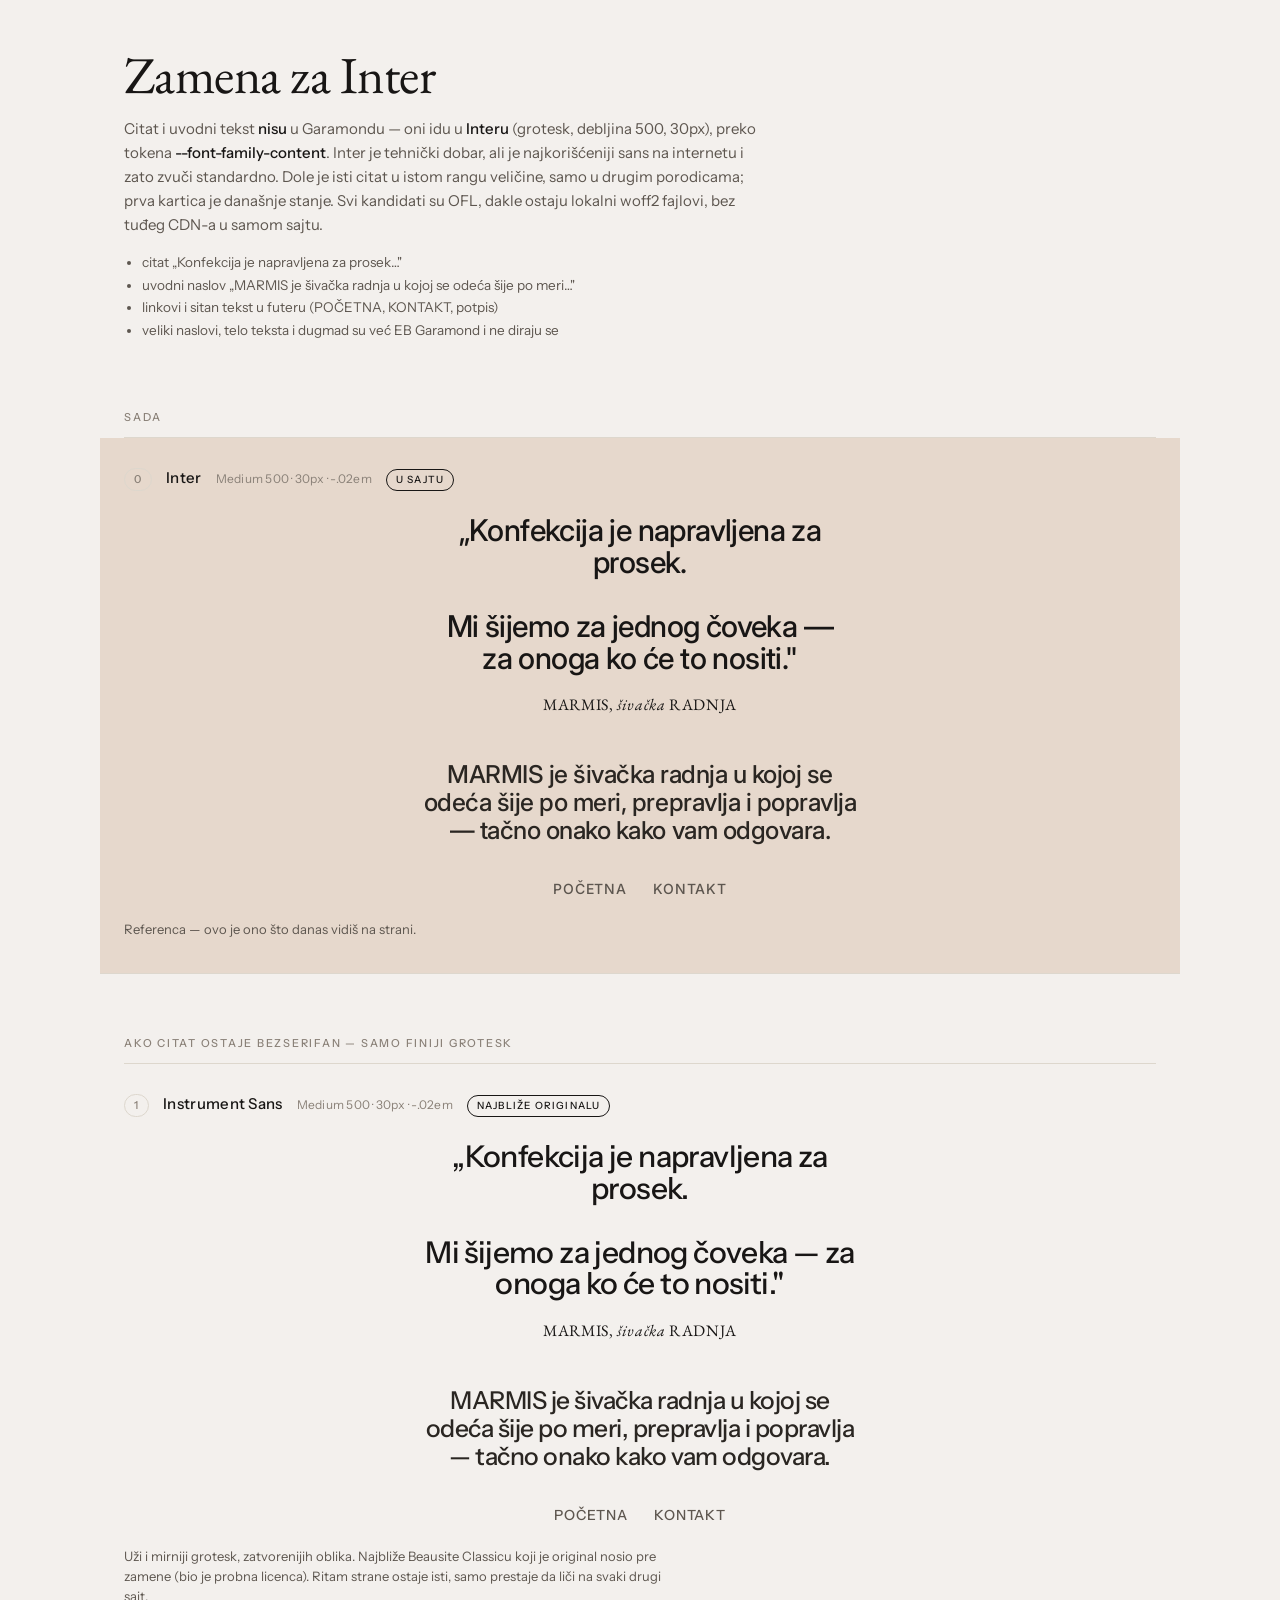
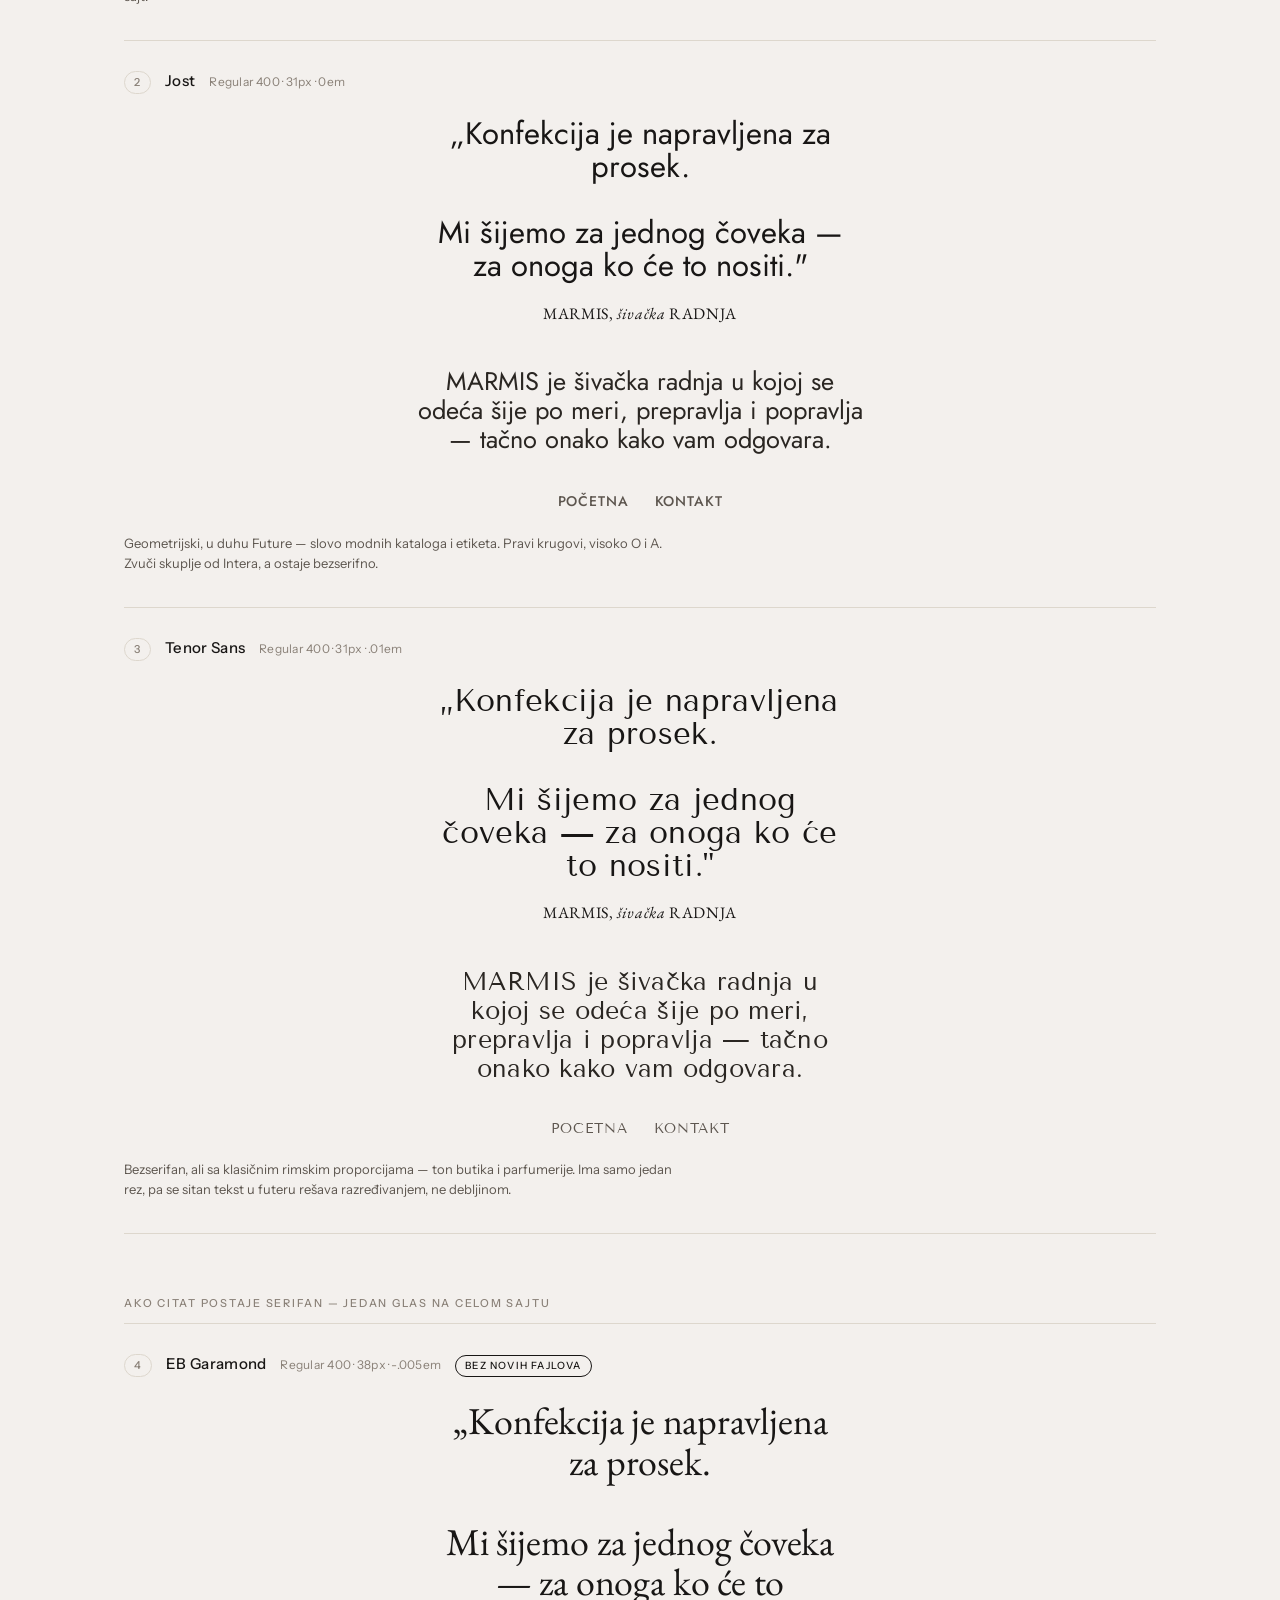
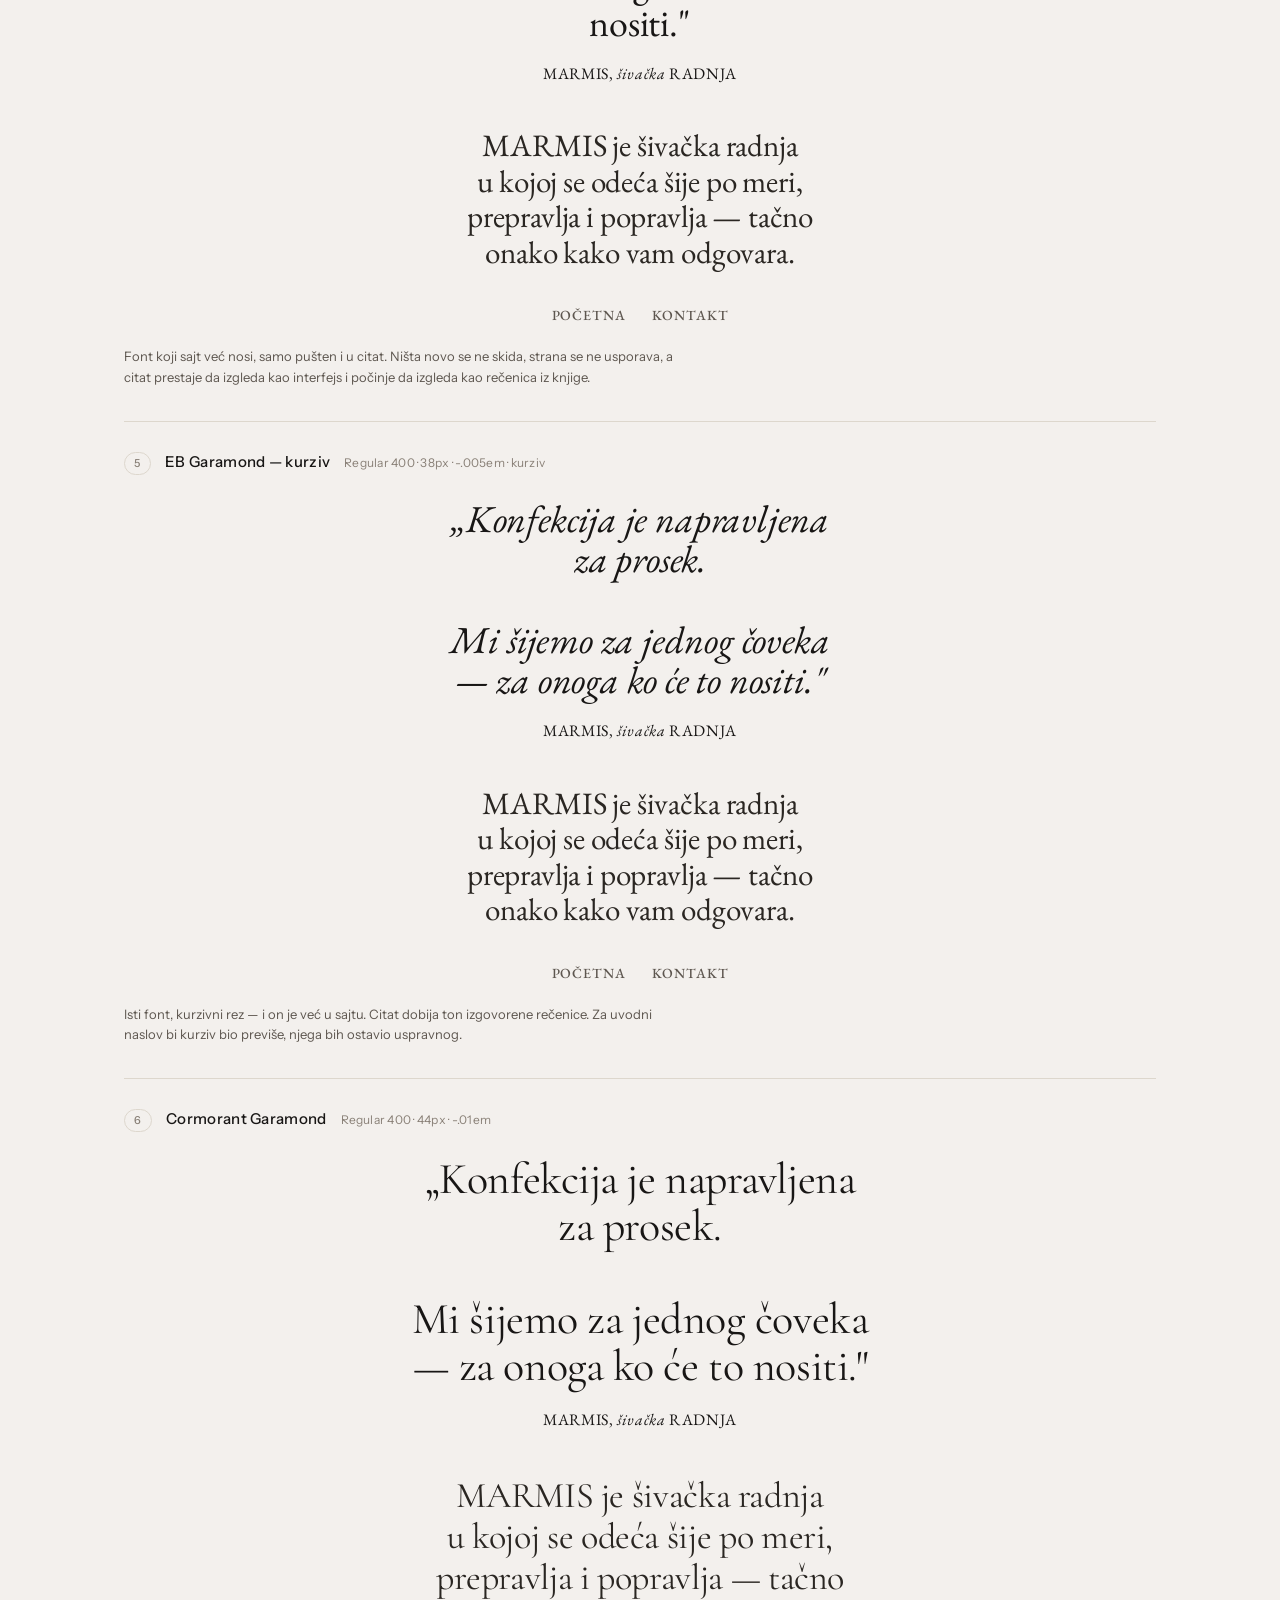
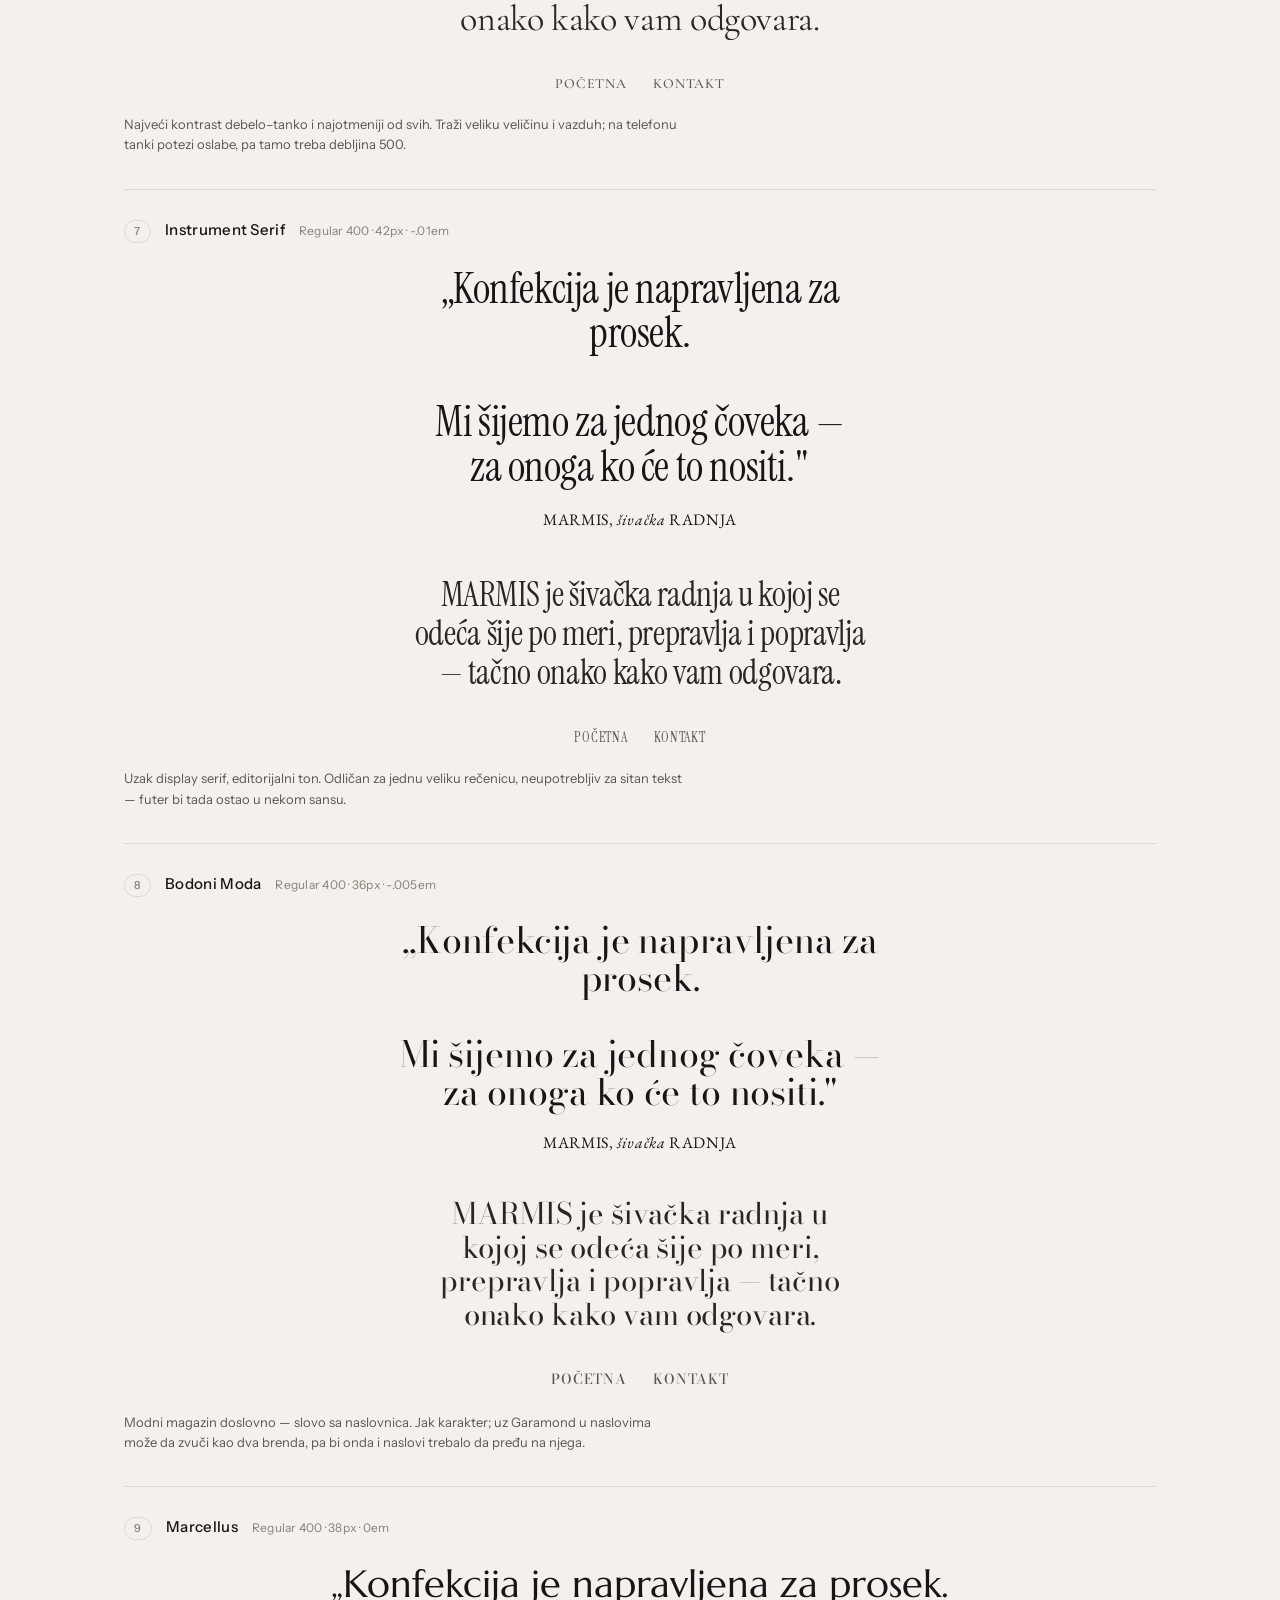
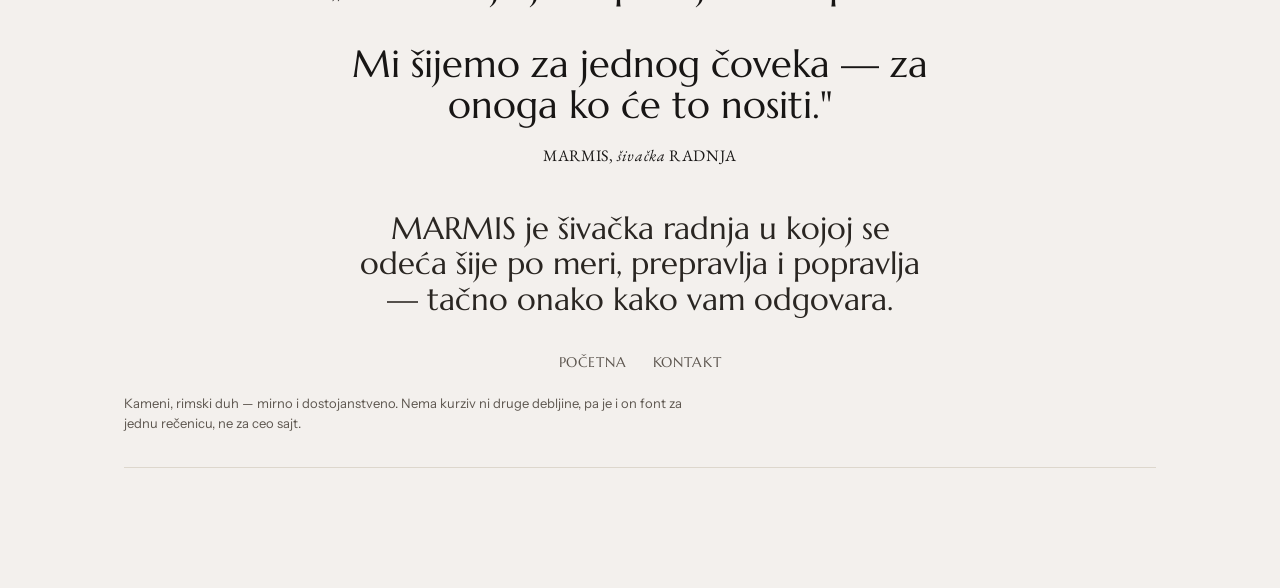
<file: _fontovi/izbor-citat.html>
<!doctype html>
<meta charset="utf-8">
<meta name="viewport" content="width=device-width, initial-scale=1">
<title>MARMIS — zamena za Inter (citat i uvodni tekst)</title>
<!-- Alat za odluku, nije deo sajta. Fontovi se ovde citaju sa Google CDN-a samo
     zbog uporedjivanja; u sajt ide iskljucivo lokalni woff2 iz fonts/, kao i do sada.

     Zapis odluke od 2026-09-13: posle poredjenja korisnik je ZADRZAO Inter
     (kartica 0). Nista u sajtu nije menjano. Stranica stoji kao zapis da su
     ostalih devet kandidata vidjeni i odbijeni. -->
<link rel="preconnect" href="https://fonts.gstatic.com" crossorigin>
<link rel="stylesheet" href="https://fonts.googleapis.com/css2?family=Inter:wght@400;500&family=Instrument+Sans:wght@400;500&family=Jost:wght@300;400;500&family=Tenor+Sans&family=EB+Garamond:ital,wght@0,400;0,500;1,400&family=Cormorant+Garamond:ital,wght@0,300;0,400;0,500;1,400&family=Instrument+Serif:ital@0;1&family=Bodoni+Moda:ital,wght@0,400;0,500;1,400&family=Marcellus&display=swap">
<style>
  :root{
    --ink:#181615; --muted:#8a8178; --line:#ddd7cd; --paper:#f3f0ed; --now:#e6d8cc;
    --ui:"Instrument Sans","Inter",system-ui,sans-serif;
    --garamond:"EB Garamond",Georgia,serif;
  }
  *{box-sizing:border-box}
  body{margin:0;padding:0 0 120px;background:var(--paper);color:var(--ink);font-family:var(--ui);
       -webkit-font-smoothing:antialiased;text-rendering:optimizeLegibility}
  .wrap{max-width:1080px;margin:0 auto;padding:0 24px}

  header{padding:48px 0 6px}
  h1{font:400 clamp(30px,4.4vw,52px)/1.05 var(--garamond);margin:0 0 14px;letter-spacing:-.01em}
  .lead{font-size:15px;line-height:1.6;color:#5d564f;max-width:64ch;margin:0}
  .lead b{font-weight:500;color:var(--ink)}
  .gde{font-size:13.5px;line-height:1.7;color:#5d564f;max-width:64ch;margin:14px 0 0;padding-left:18px}

  h2{font:500 11px/1 var(--ui);letter-spacing:.16em;text-transform:uppercase;color:var(--muted);
     margin:64px 0 0;padding-bottom:14px;border-bottom:1px solid var(--line)}

  .card{padding:30px 0 34px;border-bottom:1px solid var(--line)}
  .card.now{background:var(--now);margin:0 -24px;padding:30px 24px 34px}
  .head{display:flex;flex-wrap:wrap;gap:8px 14px;align-items:baseline;margin:0 0 24px}
  .num{font:500 11px/1 var(--ui);letter-spacing:.1em;color:var(--muted);
       border:1px solid var(--line);border-radius:99px;padding:5px 9px}
  .name{font:500 15px/1 var(--ui);letter-spacing:.02em}
  .spec{font-size:12px;color:var(--muted);letter-spacing:.02em}
  .tag{font:500 10px/1 var(--ui);letter-spacing:.12em;text-transform:uppercase;
       border:1px solid var(--ink);border-radius:99px;padding:5px 9px}
  .note{font-size:13px;line-height:1.55;color:#5d564f;max-width:62ch;margin:22px 0 0}

  /* Uzorci drze iste vrednosti kao sajt; menja se samo porodica (i velicina, da
     serifi opticki odgovaraju istom redu velicine kao Inter na 30px). */
  .citat{font-family:var(--ff);font-weight:var(--fw);font-size:var(--fs);line-height:1.06;
         letter-spacing:var(--ls);font-style:var(--fi,normal);
         text-align:center;text-wrap:balance;max-width:22ch;margin:0 auto;white-space:pre-line}
  .potpis{font:400 16px/1.1 var(--garamond);letter-spacing:.04em;text-align:center;margin:22px 0 0}
  .potpis em{font-style:italic}
  .uvod{font-family:var(--ff);font-weight:var(--fw);font-size:calc(var(--fs) * .82);
        line-height:1.14;letter-spacing:var(--ls);text-align:center;text-wrap:balance;
        max-width:30ch;margin:46px auto 0;color:#2a2622}
  .male{display:flex;gap:26px;justify-content:center;margin:36px 0 0;flex-wrap:wrap}
  .male span{font-family:var(--ff);font-weight:var(--fwm,500);font-size:14px;letter-spacing:.06em;
             text-transform:uppercase;color:#5d564f}
  @media (max-width:640px){
    .wrap{padding:0 16px}
    .card.now{margin:0 -16px;padding-left:16px;padding-right:16px}
    .citat{max-width:none;font-size:calc(var(--fs) * .82)}
    .uvod{max-width:none}
  }
</style>

<div class="wrap">
  <header>
    <h1>Zamena za Inter</h1>
    <p class="lead">Citat i uvodni tekst <b>nisu</b> u Garamondu — oni idu u <b>Interu</b> (grotesk, debljina
      500, 30px), preko tokena <b>--font-family-content</b>. Inter je tehnički dobar, ali je najkorišćeniji
      sans na internetu i zato zvuči standardno. Dole je isti citat u istom rangu veličine, samo u drugim
      porodicama; prva kartica je današnje stanje. Svi kandidati su OFL, dakle ostaju lokalni woff2 fajlovi,
      bez tuđeg CDN-a u samom sajtu.</p>
    <ul class="gde">
      <li>citat „Konfekcija je napravljena za prosek…"</li>
      <li>uvodni naslov „MARMIS je šivačka radnja u kojoj se odeća šije po meri…"</li>
      <li>linkovi i sitan tekst u futeru (POČETNA, KONTAKT, potpis)</li>
      <li>veliki naslovi, telo teksta i dugmad su već EB Garamond i ne diraju se</li>
    </ul>
  </header>
  <div id="izlaz"></div>
</div>

<script>
  const CITAT = '„Konfekcija je napravljena za prosek.\n\nMi šijemo za jednog čoveka — za onoga ko će to nositi."';
  const UVOD  = 'MARMIS je šivačka radnja u kojoj se odeća šije po meri, prepravlja i popravlja — tačno onako kako vam odgovara.';

  const GRUPE = [
    { naslov: 'Sada', fontovi: [
      { br:0, ime:'Inter', ff:"'Inter',sans-serif", fw:500, fs:30, ls:'-.02em', tag:'u sajtu', sada:true,
        nota:'Referenca — ovo je ono što danas vidiš na strani.' },
    ]},
    { naslov: 'Ako citat ostaje bezserifan — samo finiji grotesk', fontovi: [
      { br:1, ime:'Instrument Sans', ff:"'Instrument Sans',sans-serif", fw:500, fs:30, ls:'-.02em', tag:'najbliže originalu',
        nota:'Uži i mirniji grotesk, zatvorenijih oblika. Najbliže Beausite Classicu koji je original nosio pre zamene (bio je probna licenca). Ritam strane ostaje isti, samo prestaje da liči na svaki drugi sajt.' },
      { br:2, ime:'Jost', ff:"'Jost',sans-serif", fw:400, fs:31, ls:'0em', fwm:500,
        nota:'Geometrijski, u duhu Future — slovo modnih kataloga i etiketa. Pravi krugovi, visoko O i A. Zvuči skuplje od Intera, a ostaje bezserifno.' },
      { br:3, ime:'Tenor Sans', ff:"'Tenor Sans',sans-serif", fw:400, fs:31, ls:'.01em', fwm:400,
        nota:'Bezserifan, ali sa klasičnim rimskim proporcijama — ton butika i parfumerije. Ima samo jedan rez, pa se sitan tekst u futeru rešava razređivanjem, ne debljinom.' },
    ]},
    { naslov: 'Ako citat postaje serifan — jedan glas na celom sajtu', fontovi: [
      { br:4, ime:'EB Garamond', ff:"'EB Garamond',serif", fw:400, fs:38, ls:'-.005em', tag:'bez novih fajlova',
        nota:'Font koji sajt već nosi, samo pušten i u citat. Ništa novo se ne skida, strana se ne usporava, a citat prestaje da izgleda kao interfejs i počinje da izgleda kao rečenica iz knjige.' },
      { br:5, ime:'EB Garamond — kurziv', ff:"'EB Garamond',serif", fw:400, fs:38, ls:'-.005em', fi:'italic',
        nota:'Isti font, kurzivni rez — i on je već u sajtu. Citat dobija ton izgovorene rečenice. Za uvodni naslov bi kurziv bio previše, njega bih ostavio uspravnog.' },
      { br:6, ime:'Cormorant Garamond', ff:"'Cormorant Garamond',serif", fw:400, fs:44, ls:'-.01em',
        nota:'Najveći kontrast debelo–tanko i najotmeniji od svih. Traži veliku veličinu i vazduh; na telefonu tanki potezi oslabe, pa tamo treba debljina 500.' },
      { br:7, ime:'Instrument Serif', ff:"'Instrument Serif',serif", fw:400, fs:42, ls:'-.01em',
        nota:'Uzak display serif, editorijalni ton. Odličan za jednu veliku rečenicu, neupotrebljiv za sitan tekst — futer bi tada ostao u nekom sansu.' },
      { br:8, ime:'Bodoni Moda', ff:"'Bodoni Moda',serif", fw:400, fs:36, ls:'-.005em',
        nota:'Modni magazin doslovno — slovo sa naslovnica. Jak karakter; uz Garamond u naslovima može da zvuči kao dva brenda, pa bi onda i naslovi trebalo da pređu na njega.' },
      { br:9, ime:'Marcellus', ff:"'Marcellus',serif", fw:400, fs:38, ls:'0em', fwm:400,
        nota:'Kameni, rimski duh — mirno i dostojanstveno. Nema kurziv ni druge debljine, pa je i on font za jednu rečenicu, ne za ceo sajt.' },
    ]},
  ];

  const izlaz = document.getElementById('izlaz');
  for (const grupa of GRUPE) {
    const h2 = document.createElement('h2');
    h2.textContent = grupa.naslov;
    izlaz.append(h2);

    for (const f of grupa.fontovi) {
      const card = document.createElement('div');
      card.className = 'card' + (f.sada ? ' now' : '');
      card.style.cssText = `--ff:${f.ff};--fw:${f.fw};--fs:${f.fs}px;--ls:${f.ls};` +
        (f.fi ? `--fi:${f.fi};` : '') + (f.fwm ? `--fwm:${f.fwm};` : '');

      const spec = [f.fw === 500 ? 'Medium 500' : 'Regular 400', f.fs + 'px', f.ls]
        .concat(f.fi ? ['kurziv'] : []).join(' · ');

      card.innerHTML =
        `<div class="head"><span class="num">${f.br}</span><span class="name"></span>` +
        `<span class="spec">${spec}</span>` + (f.tag ? `<span class="tag">${f.tag}</span>` : '') + `</div>` +
        `<p class="citat"></p>` +
        `<p class="potpis">MARMIS, <em>šivačka</em> RADNJA</p>` +
        `<p class="uvod"></p>` +
        `<div class="male"><span>Početna</span><span>Kontakt</span></div>` +
        `<p class="note"></p>`;

      card.querySelector('.name').textContent = f.ime;
      card.querySelector('.citat').textContent = CITAT;
      card.querySelector('.uvod').textContent = UVOD;
      card.querySelector('.note').textContent = f.nota;
      izlaz.append(card);
    }
  }
</script>
</file>
